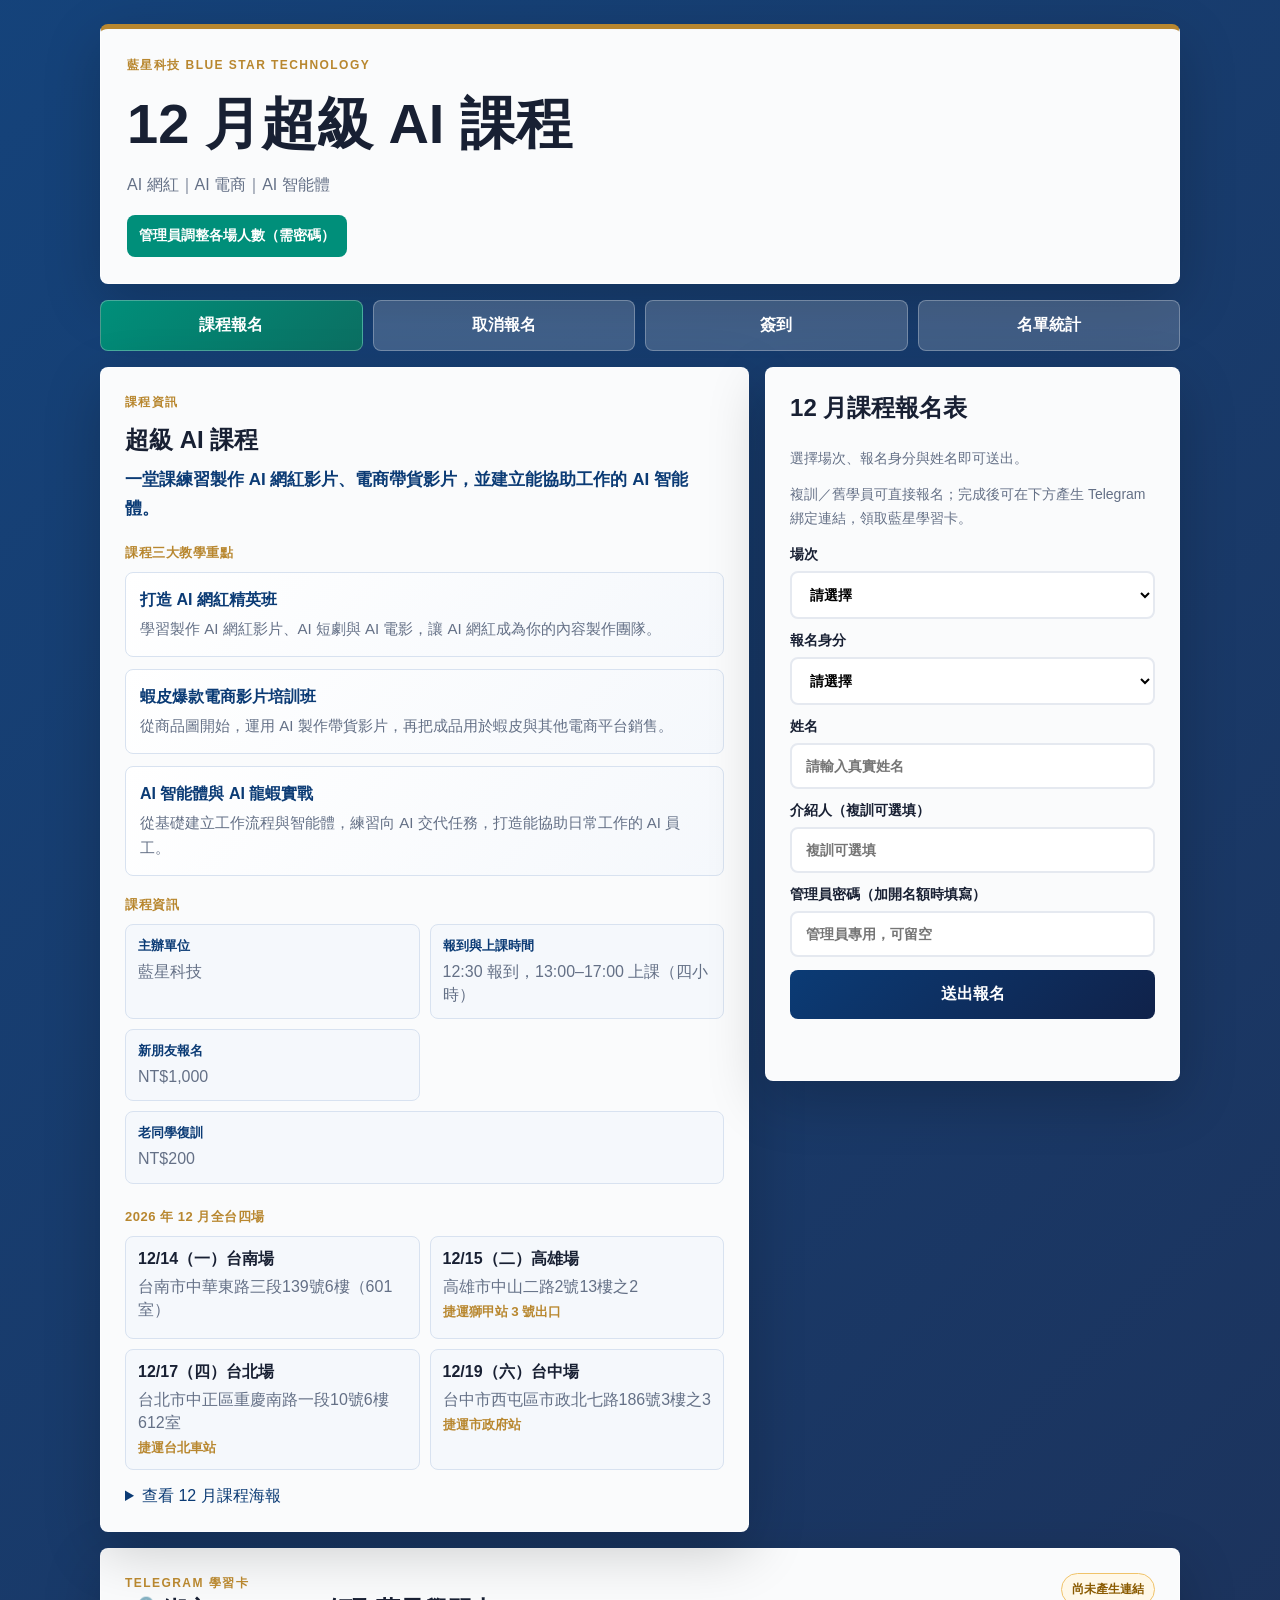
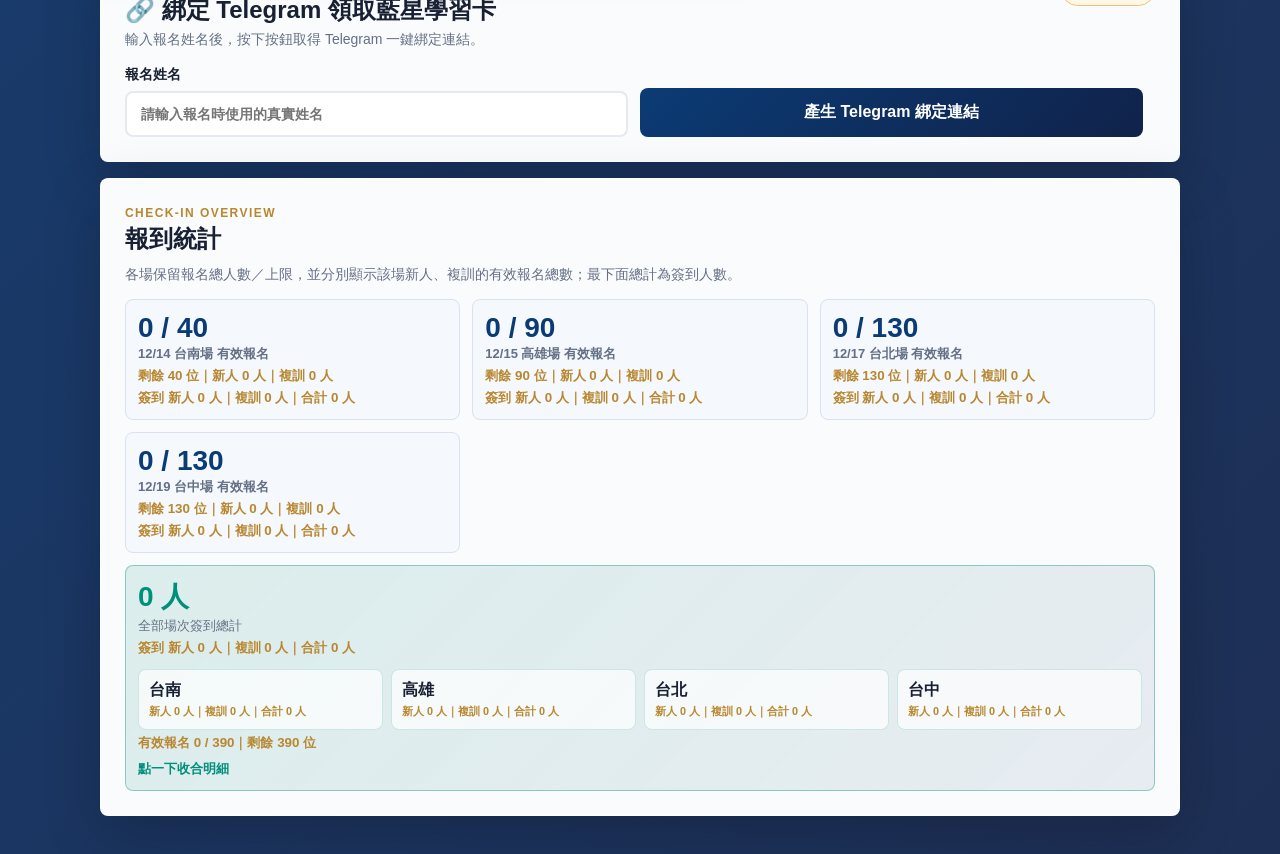
<file: index.html>
<!doctype html>
<html lang="zh-Hant">
<head>
  <meta charset="utf-8">
  <meta name="viewport" content="width=device-width, initial-scale=1, viewport-fit=cover">
  <title>12 月超級 AI 課程｜藍星科技</title>
  <meta name="description" content="2026 年 12 月藍星科技超級 AI 課程。台南、高雄、台北、台中四場，12:30 報到，13:00–17:00 上課。">
  <link rel="stylesheet" href="./styles.css?v=2026112301">
</head>
<body>
  <main class="app">
    <section class="hero">
      <p class="eyebrow">藍星科技 Blue Star Technology</p>
      <h1>12 月超級 AI 課程</h1>
      <p>AI 網紅｜AI 電商｜AI 智能體</p>
      <a class="sheet-link" href="./staff.html?v=2026112301">管理員調整各場人數（需密碼）</a>
    </section>

    <nav class="tabs" aria-label="功能選單">
      <button class="tab active" type="button" data-view="register">課程報名</button>
      <button class="tab" type="button" data-view="cancel">取消報名</button>
      <button class="tab" type="button" data-view="checkin">簽到</button>
      <button class="tab" type="button" data-view="roster">名單統計</button>
    </nav>

    <section class="view active" id="register">
      <div class="grid">
        <article class="panel course">
          <p class="eyebrow">課程資訊</p>
          <h2>超級 AI 課程</h2>
          <p class="course-lead">一堂課練習製作 AI 網紅影片、電商帶貨影片，並建立能協助工作的 AI 智能體。</p>
          <h3 class="section-label">課程三大教學重點</h3>
          <ul class="benefits">
            <li><strong>打造 AI 網紅精英班</strong><span>學習製作 AI 網紅影片、AI 短劇與 AI 電影，讓 AI 網紅成為你的內容製作團隊。</span></li>
            <li><strong>蝦皮爆款電商影片培訓班</strong><span>從商品圖開始，運用 AI 製作帶貨影片，再把成品用於蝦皮與其他電商平台銷售。</span></li>
            <li><strong>AI 智能體與 AI 龍蝦實戰</strong><span>從基礎建立工作流程與智能體，練習向 AI 交代任務，打造能協助日常工作的 AI 員工。</span></li>
          </ul>
          <h3 class="section-label">課程資訊</h3>
          <div class="course-meta">
            <div><strong>主辦單位</strong><span>藍星科技</span></div>
            <div><strong>報到與上課時間</strong><span>12:30 報到，13:00–17:00 上課（四小時）</span></div>
            <div><strong>新朋友報名</strong><span>NT$1,000</span></div>
            <div><strong>老同學復訓</strong><span>NT$200</span></div>
          </div>
          <h3 class="section-label session-heading">2026 年 12 月全台四場</h3>
          <div class="session-list" id="sessionList"></div>
          <details class="course-poster">
            <summary>查看 12 月課程海報</summary>
            <a href="./december-course.jpg" target="_blank" rel="noopener"><img src="./december-course.jpg" alt="藍星科技 12 月超級 AI 課程海報，包含四場地址、時間與費用" width="941" height="1672" loading="lazy"></a>
          </details>
        </article>

        <form class="panel form register-form" id="registerForm">
          <h2>12 月課程報名表</h2>
          <p class="form-intro">選擇場次、報名身分與姓名即可送出。</p>
          <p class="form-hint">複訓／舊學員可直接報名；完成後可在下方產生 Telegram 綁定連結，領取藍星學習卡。</p>
          <label>場次<select name="session" required></select></label>
          <label>報名身分
            <select name="participantType" required>
              <option value="">請選擇</option>
              <option value="新人">新人</option>
              <option value="複訓">複訓／舊學員</option>
            </select>
          </label>
          <label>姓名<input name="name" required autocomplete="name" placeholder="請輸入真實姓名"></label>
          <label id="introducerLabel">介紹人<input name="introducer" placeholder="新人必填，複訓選填"></label>
          <label>管理員密碼（加開名額時填寫）<input name="adminPin" type="password" inputmode="numeric" maxlength="4" autocomplete="off" placeholder="管理員專用，可留空"></label>
          <button type="submit">送出報名</button>
          <p class="message" id="registerMessage" aria-live="polite"></p>
        </form>
      </div>

      <section class="panel line-binding-panel" id="lineBindingPanel" aria-labelledby="lineBindingTitle">
        <div class="line-binding-head">
          <div>
            <p class="eyebrow">Telegram 學習卡</p>
            <h2 id="lineBindingTitle">🔗 綁定 Telegram 領取藍星學習卡</h2>
            <p id="lineBindingStatus" class="form-hint">輸入報名時使用的真實姓名，產生 Telegram 一鍵綁定連結。</p>
          </div>
          <span class="line-status-badge" id="lineStatusBadge">尚未產生連結</span>
        </div>
        <div id="lineBindingFormWrap">
          <form class="binding-form" id="bindLearningCardForm">
            <label>報名姓名<input name="name" required autocomplete="name" placeholder="請輸入報名時使用的真實姓名"></label>
            <button type="submit">產生 Telegram 綁定連結</button>
            <p class="message" id="bindingMessage" aria-live="polite"></p>
            <p class="form-hint" id="telegramBindLinkWrap" hidden>
              <a id="telegramBindLink" href="#" target="_blank" rel="noopener">開啟 Telegram 完成綁定</a>
            </p>
          </form>
        </div>
      </section>
    </section>

    <section class="view" id="cancel">
      <form class="panel form narrow" id="cancelForm">
        <h2>取消報名</h2>
        <p class="form-hint">請填寫報名時的場次與姓名。</p>
        <label>場次<select name="session" required></select></label>
        <label>姓名<input name="name" required placeholder="請輸入報名姓名"></label>
        <label>取消原因<input name="reason" placeholder="選填"></label>
        <button type="submit" class="danger">確認取消報名</button>
        <p class="message" id="cancelMessage" aria-live="polite"></p>
      </form>
    </section>

    <section class="view" id="checkin">
      <section class="panel checkin-panel">
        <div class="quick-head">
          <div>
            <h2>簽到處</h2>
            <p>第一次成功輸入 PIN 後，這台裝置會自動記住，之後可直接選場次與姓名報到。</p>
          </div>
          <button type="button" id="quickRefresh">更新名單</button>
        </div>
        <form class="form checkin-form" id="checkinForm">
          <label>PIN<input name="pin" type="password" inputmode="numeric" maxlength="4" placeholder="第一次請輸入 PIN" required></label>
          <label>場次<select name="session" required></select></label>
          <label>姓名／搜尋<input name="name" required autocomplete="off" placeholder="請輸入或搜尋學員姓名"></label>
          <label>備註<input name="note" placeholder="選填"></label>
          <button type="submit">送出簽到</button>
          <p class="message" id="checkinMessage" aria-live="polite"></p>
        </form>

        <section class="success inline-success" id="successBox" hidden>
          <div class="ok">✓</div>
          <h2>報到成功</h2>
          <p id="successText"></p>
          <button type="button" id="replayVoice">播放語音</button>
        </section>

        <div class="undo-checkin" id="undoCheckinBox" hidden>
          <span id="undoCheckinText">上一筆報到可返回</span>
          <div class="undo-actions">
            <button type="button" id="quickReplayVoice">播放語音</button>
            <button type="button" class="danger" id="undoCheckin">返回上一筆報到</button>
          </div>
        </div>
        <p class="message" id="quickMessage" aria-live="polite"></p>
        <div class="quick-list" id="quickList"></div>
      </section>
    </section>

    <section class="view" id="roster">
      <div class="panel">
        <div class="roster-head">
          <div>
            <h2>12 月報名與簽到名單</h2>
            <p class="sheet-note">本頁顯示 12 月四場紀錄。7–11 月歷史名單已另行封存。</p>
          </div>
          <div class="roster-actions">
            <a class="sheet-link" id="sheetLink" href="#" target="_blank" rel="noopener">開啟 Google Sheet</a>
            <button type="button" id="refreshRoster">更新</button>
          </div>
        </div>
        <div class="roster" id="rosterList"></div>
      </div>
    </section>

    <section class="bottom-stats panel" aria-label="報到統計">
      <div class="bottom-stats-head">
        <div>
          <p class="eyebrow">Check-in Overview</p>
          <h2>報到統計</h2>
        </div>
      </div>
      <p class="stats-hint">各場保留報名總人數／上限，並分別顯示該場新人、複訓的有效報名總數；最下面總計為簽到人數。</p>
      <div class="stats" id="stats" aria-live="polite"></div>
    </section>

    <div class="modal" id="appModal" role="dialog" aria-modal="true" aria-labelledby="modalTitle" hidden>
      <div class="modal-backdrop" data-close-modal></div>
      <section class="modal-card" tabindex="-1">
        <button class="modal-close" type="button" aria-label="關閉彈窗" data-close-modal>×</button>
        <div class="ok modal-ok">✓</div>
        <h2 id="modalTitle">已報名成功</h2>
        <p id="modalMessage"></p>
        <div class="modal-body" id="modalBody"></div>
        <button type="button" class="modal-action" data-close-modal>關閉</button>
      </section>
    </div>
  </main>
  <script src="./script.js?v=2026112301"></script>
</body>
</html>
</file>
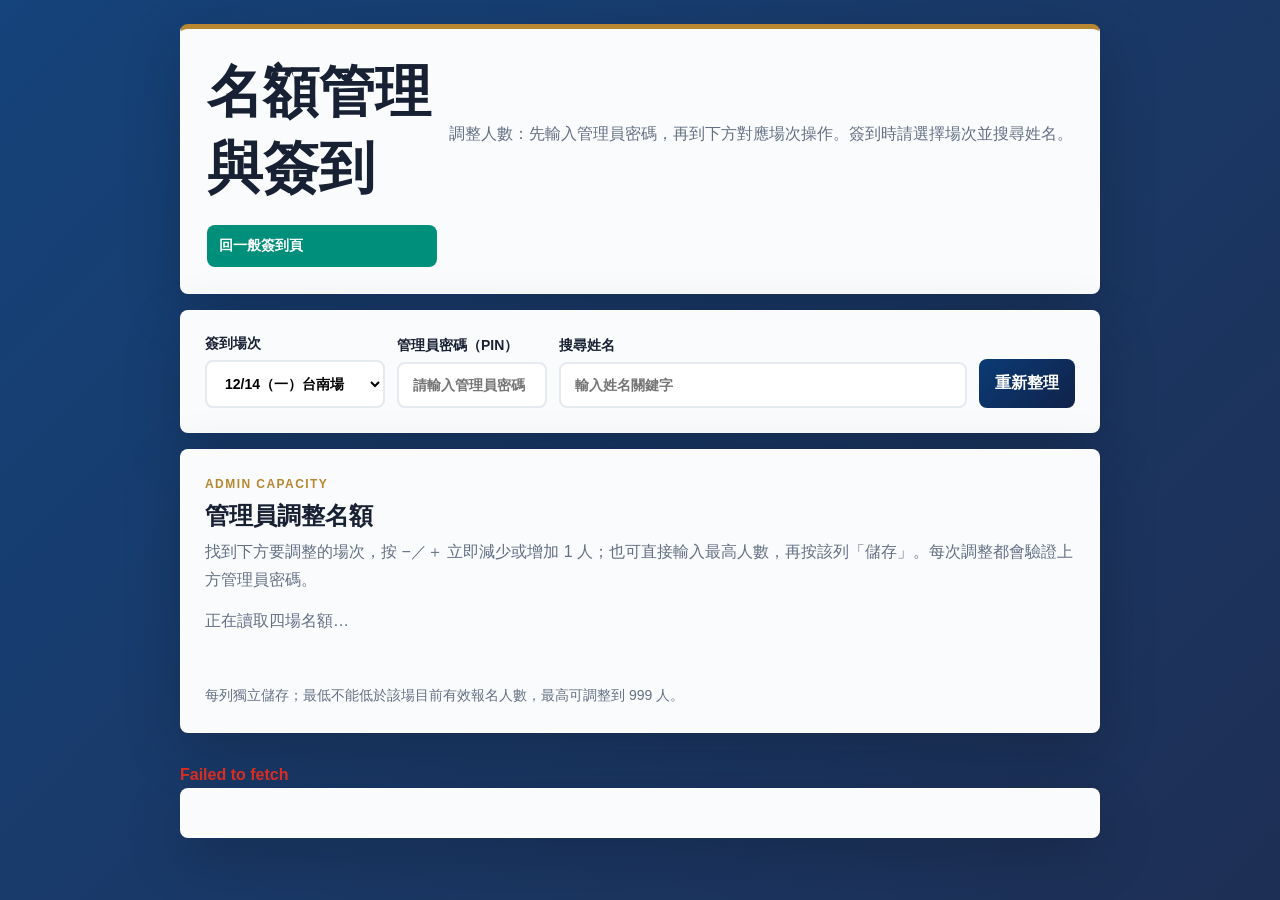
<file: staff.html>
<!doctype html>
<html lang="zh-Hant">
<head>
  <meta charset="utf-8">
  <meta name="viewport" content="width=device-width, initial-scale=1, viewport-fit=cover">
  <title>藍星科技 12 月超級 AI 課程｜名額管理與簽到</title>
  <meta name="description" content="藍星科技12 月超級 AI 課程場次工作人員快速簽到頁。">
  <link rel="stylesheet" href="./styles.css?v=2026112301">
</head>
<body>
  <main class="app staff-app">
    <section class="hero staff-hero">
      <h1>名額管理與簽到</h1>
      <p>調整人數：先輸入管理員密碼，再到下方對應場次操作。簽到時請選擇場次並搜尋姓名。</p>
      <a class="sheet-link" href="./index.html">回一般簽到頁</a>
    </section>

    <section class="panel staff-toolbar">
      <label>簽到場次
        <select id="staffSession">
          <option value="12/14 台南場">12/14（一）台南場</option>
          <option value="12/15 高雄場">12/15（二）高雄場</option>
          <option value="12/17 台北場">12/17（四）台北場</option>
          <option value="12/19 台中場">12/19（六）台中場</option>
        </select>
      </label>
      <label>管理員密碼（PIN）
        <input id="staffPin" type="password" inputmode="numeric" maxlength="4" autocomplete="current-password" placeholder="請輸入管理員密碼">
      </label>
      <label>搜尋姓名
        <input id="staffSearch" autocomplete="off" placeholder="輸入姓名關鍵字">
      </label>
      <button id="staffRefresh" type="button">重新整理</button>
    </section>

    <section class="panel capacity-panel" aria-labelledby="capacityTitle">
      <div class="capacity-head">
        <div>
          <p class="eyebrow">Admin Capacity</p>
          <h2 id="capacityTitle">管理員調整名額</h2>
          <p>找到下方要調整的場次，按 −／＋ 立即減少或增加 1 人；也可直接輸入最高人數，再按該列「儲存」。每次調整都會驗證上方管理員密碼。</p>
        </div>
      </div>
      <div class="capacity-rows" id="capacityRows"><p>正在讀取四場名額…</p></div>
      <p class="message" id="capacityMessage" aria-live="polite"></p>
      <p class="form-hint capacity-hint">每列獨立儲存；最低不能低於該場目前有效報名人數，最高可調整到 999 人。</p>
    </section>

    <section class="stats staff-stats" id="staffStats"></section>
    <p class="message" id="staffMessage" aria-live="polite"></p>
    <section class="panel staff-list" id="staffList"></section>
  </main>

  <script src="./staff.js?v=2026112301"></script>
</body>
</html>
</file>
<file: styles.css>
:root {
  color-scheme: light;
  --ink: #182033;
  --muted: #647086;
  --line: #d8e2f0;
  --blue: #0b3b75;
  --blue-2: #10224a;
  --green: #008f7a;
  --gold: #b8872f;
  --soft: #f5f8fc;
}

* { box-sizing: border-box; }
html, body { margin: 0; min-height: 100%; }
body {
  font-family: "Microsoft JhengHei", "PingFang TC", "Segoe UI", sans-serif;
  color: var(--ink);
  background: linear-gradient(135deg, rgba(11,59,117,.96), rgba(16,34,74,.94));
}
body.modal-open { overflow: hidden; }
.app {
  width: min(1080px, calc(100% - 28px));
  margin: 0 auto;
  padding: 24px 0 38px;
}
.hero, .panel {
  background: rgba(255,255,255,.98);
  border: 1px solid rgba(255,255,255,.7);
  border-radius: 8px;
  box-shadow: 0 18px 58px rgba(0,0,0,.2);
}
.hero {
  padding: 26px;
  border-top: 5px solid var(--gold);
}
.eyebrow {
  color: var(--gold);
  font-size: 12px;
  font-weight: 900;
  letter-spacing: .12em;
  text-transform: uppercase;
}
h1, h2, p { margin-top: 0; }
h1 { font-size: clamp(32px, 6vw, 56px); margin-bottom: 8px; letter-spacing: 0; }
h2 { font-size: 24px; margin-bottom: 14px; }
h3 { margin-top: 0; }
p { color: var(--muted); line-height: 1.7; }
.tabs {
  display: grid;
  grid-template-columns: repeat(4, 1fr);
  gap: 10px;
  margin: 16px 0;
}
button {
  border: 0;
  border-radius: 8px;
  background: linear-gradient(135deg, var(--blue), var(--blue-2));
  color: white;
  cursor: pointer;
  font: inherit;
  font-weight: 900;
  padding: 14px 16px;
}
button:disabled { opacity: .55; cursor: wait; }
button.danger { background: linear-gradient(135deg, #b42318, #7a271a); }
.tab { background: rgba(255,255,255,.18); border: 1px solid rgba(255,255,255,.28); }
.tab.active { background: linear-gradient(135deg, var(--green), #0b6f62); }
.view { display: none; }
.view.active { display: block; }
.grid {
  display: grid;
  grid-template-columns: minmax(0, 1.22fr) minmax(320px, .78fr);
  gap: 16px;
  align-items: start;
}
.panel { padding: 24px; }
.course-lead {
  max-width: 60ch;
  margin: -4px 0 20px;
  font-size: 17px;
  color: var(--blue);
  font-weight: 700;
}
.section-label {
  margin: 20px 0 10px;
  color: var(--gold);
  font-size: 13px;
  letter-spacing: .04em;
}
.session-heading { margin-top: 24px; }
.benefits {
  display: grid;
  gap: 12px;
  padding: 0;
  margin: 0 0 18px;
  line-height: 1.65;
  list-style: none;
}
.benefits li {
  display: block;
  padding: 14px;
  border: 1px solid var(--line);
  border-radius: 8px;
  background: linear-gradient(135deg, #ffffff, var(--soft));
  font-size: 15px;
  line-height: 1.65;
}
.benefits strong {
  display: block;
  margin-bottom: 4px;
  color: var(--blue);
  font-size: 16px;
}
.benefits span { color: var(--muted); }
.benefit-icon {
  display: grid;
  width: 46px;
  height: 46px;
  place-items: center;
  border-radius: 12px;
  background: #eaf2ff;
  font-size: 25px;
}
.course-meta {
  display: grid;
  grid-template-columns: repeat(2, minmax(0, 1fr));
  gap: 10px;
}
.course-meta > div:last-child { grid-column: 1 / -1; }
.course-meta div, .session-list div, .stat, .roster-card {
  border: 1px solid var(--line);
  border-radius: 8px;
  background: var(--soft);
  padding: 12px;
}
.course-meta strong, .course-meta span, .session-list strong, .session-list span, .session-list small {
  display: block;
}
.course-meta strong { color: var(--blue); font-size: 13px; }
.course-meta span, .session-list span { color: var(--muted); margin-top: 5px; line-height: 1.45; }
.session-list {
  display: grid;
  grid-template-columns: repeat(2, minmax(0, 1fr));
  gap: 10px;
  margin-top: 0;
}
.session-list small { color: var(--gold); margin-top: 5px; font-weight: 900; }
.form { display: grid; gap: 13px; }
.register-form { position: sticky; top: 18px; }
.form-intro { margin: -4px 0 4px; font-size: 14px; }
.line-binding-panel { margin-top: 16px; }
.line-binding-head {
  display: flex;
  align-items: flex-start;
  justify-content: space-between;
  gap: 16px;
  margin-bottom: 14px;
}
.line-binding-head h2 { margin-bottom: 6px; }
.line-binding-head p { margin-bottom: 0; }
.line-status-badge {
  flex: 0 0 auto;
  border: 1px solid #f0c36a;
  border-radius: 999px;
  padding: 7px 10px;
  color: #8a5a00;
  background: #fff8e8;
  font-size: 12px;
  font-weight: 900;
  white-space: nowrap;
}
.line-status-badge.connected {
  border-color: #9adbc8;
  color: #08745f;
  background: #edfff8;
}
.binding-form {
  display: grid;
  grid-template-columns: minmax(0, 1fr) minmax(0, 1fr) auto;
  align-items: end;
  gap: 12px;
}
.binding-form button { min-height: 49px; }
.narrow { max-width: 520px; margin: 0 auto; }
label { display: grid; gap: 7px; font-weight: 900; font-size: 14px; }
input, select {
  width: 100%;
  border: 2px solid #e5e9f0;
  border-radius: 8px;
  padding: 13px 14px;
  font: inherit;
  background: white;
}
input:focus, select:focus { outline: none; border-color: var(--blue); }
.message { min-height: 24px; margin: 0; font-weight: 900; }
.message.ok { color: var(--green); }
.message.err { color: #d92d20; }
.form-hint {
  margin: -4px 0 2px;
  font-size: 14px;
}
.success {
  max-width: 520px;
  margin: 16px auto 0;
  text-align: center;
}
.inline-success {
  max-width: none;
  margin: 14px 0;
  padding: 16px;
  border: 1px solid #b8ead7;
  border-radius: 8px;
  background: #f0fff9;
}
.inline-success .ok {
  width: 54px;
  height: 54px;
  font-size: 34px;
}
.inline-success h2 {
  margin-bottom: 6px;
}
.inline-success p {
  margin-bottom: 12px;
}
.ok {
  width: 74px;
  height: 74px;
  border-radius: 50%;
  display: grid;
  place-items: center;
  margin: 0 auto 14px;
  background: #e8fff7;
  color: var(--green);
  font-size: 46px;
  font-weight: 900;
}
.roster-head, .bottom-stats-head {
  display: flex;
  align-items: center;
  justify-content: space-between;
  gap: 12px;
  margin-bottom: 12px;
}
.roster-actions {
  display: flex;
  align-items: center;
  justify-content: flex-end;
  gap: 8px;
  flex-wrap: wrap;
}
.sheet-link {
  display: inline-flex;
  align-items: center;
  min-height: 42px;
  border-radius: 8px;
  padding: 10px 12px;
  background: var(--green);
  color: #fff;
  text-decoration: none;
  font-size: 14px;
  font-weight: 900;
}
.sheet-note { margin: -6px 0 0; font-size: 13px; }
.roster, .stats {
  display: grid;
  grid-template-columns: repeat(3, 1fr);
  gap: 12px;
}
.roster-card { padding: 14px; }
.roster-card h3 { margin: 0 0 10px; }
.person {
  padding: 9px 0;
  border-top: 1px solid #e5edf8;
  font-size: 14px;
}
.person span {
  margin-left: 8px;
  color: var(--green);
  font-weight: 900;
}
.person em {
  display: inline-flex;
  max-width: 100%;
  margin-left: 8px;
  padding: 2px 7px;
  border-radius: 999px;
  background: #e8f1ff;
  color: var(--blue);
  font-size: 12px;
  font-style: normal;
  font-weight: 900;
  overflow-wrap: anywhere;
  vertical-align: middle;
  white-space: normal;
}
.person small { display: block; color: var(--muted); margin-top: 3px; }
.person.cancelled {
  opacity: .68;
}
.person.cancelled strong {
  text-decoration: line-through;
}
.person.cancelled span {
  color: #b42318;
}
.stat strong { display: block; font-size: 28px; color: var(--blue); }
.stat span { font-size: 13px; color: var(--muted); }
.stat small { display: block; margin-top: 4px; color: var(--gold); font-weight: 900; }
.stat-button {
  width: 100%;
  text-align: left;
  background: var(--soft);
  color: var(--ink);
  cursor: pointer;
  transition: transform .16s ease, box-shadow .16s ease, border-color .16s ease;
}
.stat-button:hover,
.stat-button:focus-visible {
  transform: translateY(-2px);
  border-color: rgba(0,143,122,.45);
  box-shadow: 0 10px 24px rgba(0,0,0,.12);
  outline: none;
}
.stat-total {
  grid-column: 1 / -1;
  background: linear-gradient(135deg, rgba(0,143,122,.12), rgba(11,59,117,.08));
  border-color: rgba(0,143,122,.38);
}
.stat-total strong { color: var(--green); }
.stat-total-toggle {
  width: 100%;
  color: var(--ink);
  text-align: left;
  cursor: pointer;
  transition: transform .16s ease, box-shadow .16s ease, border-color .16s ease;
}
.stat-total-toggle:hover,
.stat-total-toggle:focus-visible {
  transform: translateY(-2px);
  border-color: rgba(0,143,122,.56);
  box-shadow: 0 10px 24px rgba(0,0,0,.12);
  outline: none;
}
.stat-total-toggle .stat-total-action {
  display: inline-flex;
  margin-top: 8px;
  color: var(--green);
  font-weight: 900;
}
.checkin-stats-collapsed .stat-total-toggle .stat-total-action {
  color: var(--gold);
}
.toggle-checkin-stats {
  min-height: 42px;
  padding: 10px 12px;
  border-radius: 8px;
  background: var(--green);
  color: #fff;
  font-size: 14px;
  font-weight: 900;
  white-space: nowrap;
}
.checkin-stats-collapsed .checkin-breakdown {
  display: none;
}
.city-checkin-grid {
  display: grid;
  grid-template-columns: repeat(4, minmax(0, 1fr));
  gap: 8px;
  margin-top: 12px;
}
.city-checkin-item {
  display: block;
  padding: 10px;
  border: 1px solid rgba(0,143,122,.18);
  border-radius: 8px;
  background: rgba(255,255,255,.7);
}
.city-checkin-item strong {
  font-size: 16px;
  color: var(--ink);
}
.city-checkin-item small {
  color: var(--gold);
}
.bottom-stats { margin-top: 16px; }
.bottom-stats-head h2, .bottom-stats-head p { margin-bottom: 0; }
.stats-hint {
  margin: -4px 0 12px;
  font-size: 14px;
}
.modal[hidden] { display: none; }
.modal {
  position: fixed;
  inset: 0;
  z-index: 50;
  display: grid;
  place-items: center;
  padding: 18px;
}
.modal-backdrop {
  position: absolute;
  inset: 0;
  background: rgba(11, 21, 40, .68);
  backdrop-filter: blur(6px);
}
.modal-card {
  position: relative;
  z-index: 1;
  width: min(560px, 100%);
  max-height: min(84vh, 720px);
  overflow: auto;
  padding: 26px;
  text-align: center;
  background: #fff;
  border-radius: 12px;
  box-shadow: 0 24px 80px rgba(0,0,0,.36);
}
.modal-close {
  position: absolute;
  top: 10px;
  right: 10px;
  width: 38px;
  height: 38px;
  padding: 0;
  border-radius: 999px;
  background: #eef3f8;
  color: var(--ink);
  font-size: 24px;
  line-height: 1;
}
.modal-ok {
  width: 64px;
  height: 64px;
  font-size: 40px;
}
.modal-card h2 {
  margin-bottom: 8px;
}
.modal-card p {
  margin-bottom: 14px;
}
.modal-body {
  text-align: left;
}
.modal-list {
  display: grid;
  gap: 8px;
  margin: 16px 0 4px;
}
.modal-person {
  padding: 12px;
  border: 1px solid var(--line);
  border-radius: 8px;
  background: var(--soft);
}
.modal-person strong,
.modal-person span,
.modal-person small {
  display: block;
}
.modal-person span {
  margin-top: 4px;
  color: var(--green);
  font-size: 14px;
  font-weight: 900;
}
.modal-person small {
  margin-top: 3px;
  color: var(--muted);
  font-size: 12px;
}
.modal-empty {
  text-align: center;
}
.modal-action {
  margin-top: 16px;
  min-width: 132px;
}
.staff-app {
  max-width: 920px;
}
.staff-hero {
  display: grid;
  grid-template-columns: minmax(0, 1fr) auto;
  align-items: center;
  gap: 12px;
}
.staff-hero h1 {
  margin-bottom: 6px;
}
.staff-hero p {
  margin-bottom: 0;
}
.staff-toolbar {
  display: grid;
  grid-template-columns: 180px 150px minmax(220px, 1fr) auto;
  align-items: end;
  gap: 12px;
  margin: 16px 0;
}
.capacity-panel {
  margin: 16px 0;
}
.capacity-head h2,
.capacity-head p {
  margin-bottom: 6px;
}
.capacity-head p:last-child {
  margin-bottom: 0;
}
.capacity-rows {
  display: grid;
  gap: 10px;
  margin-top: 14px;
}
.capacity-row {
  display: grid;
  grid-template-columns: minmax(0, 1fr) auto;
  align-items: end;
  gap: 12px;
  padding: 12px;
  border: 1px solid var(--line);
  border-radius: 8px;
  background: var(--soft);
}
.capacity-row.busy {
  opacity: .72;
}
.capacity-row-info strong,
.capacity-row-info span,
.capacity-row-info small {
  display: block;
}
.capacity-row-info span {
  margin-top: 4px;
  color: var(--muted);
}
.capacity-row-info small {
  margin-top: 5px;
  color: var(--muted);
  font-size: 12px;
}
.capacity-row-controls {
  display: grid;
  grid-template-columns: 44px 132px 44px auto;
  align-items: end;
  gap: 8px;
}
.capacity-row-controls > button {
  min-height: 46px;
  padding: 8px;
  font-size: 22px;
  line-height: 1;
}
.capacity-row-controls label span {
  display: block;
  margin-bottom: 5px;
  color: var(--muted);
  font-size: 12px;
}
.capacity-row-controls input {
  width: 100%;
  text-align: center;
}
.capacity-row-controls .capacity-save {
  padding-inline: 14px;
  font-size: 15px;
}
.capacity-hint {
  margin: 10px 0 0;
}
.staff-stats {
  margin-bottom: 12px;
}
.staff-list {
  display: grid;
  gap: 8px;
}
.staff-row {
  display: grid;
  grid-template-columns: minmax(0, 1fr) 104px;
  align-items: center;
  gap: 12px;
  padding: 12px;
  border: 1px solid var(--line);
  border-radius: 8px;
  background: var(--soft);
}
.staff-row strong,
.staff-row span {
  display: block;
}
.staff-row span {
  margin-top: 4px;
  color: var(--muted);
  font-size: 13px;
}
.staff-row.done {
  background: #eefaf6;
}
.staff-row.done strong {
  color: var(--green);
}
.staff-row button {
  min-height: 44px;
  padding: 10px 12px;
}
.quick-checkin,
.checkin-panel {
  max-width: 860px;
  margin: 0 auto;
}
.quick-head {
  display: flex;
  align-items: center;
  justify-content: space-between;
  gap: 12px;
  margin-bottom: 12px;
}
.quick-head h2,
.quick-head p {
  margin-bottom: 0;
}
.quick-controls {
  display: grid;
  grid-template-columns: 220px minmax(220px, 1fr);
  gap: 12px;
  margin-bottom: 12px;
}
.checkin-form {
  grid-template-columns: 150px minmax(180px, 1fr) minmax(220px, 1.3fr);
  align-items: end;
  margin-bottom: 12px;
}
.checkin-form label:nth-of-type(4),
.checkin-form .message {
  grid-column: 1 / -1;
}
.checkin-form button {
  min-height: 50px;
}
.quick-list {
  display: grid;
  gap: 8px;
  max-height: 560px;
  overflow: auto;
  padding-right: 3px;
}
.undo-checkin {
  display: flex;
  align-items: center;
  justify-content: space-between;
  gap: 12px;
  margin: 6px 0 12px;
  padding: 12px;
  border: 1px solid #ffd3c8;
  border-radius: 8px;
  background: #fff4f0;
}
.undo-checkin span {
  color: #7a271a;
  font-weight: 900;
}
.undo-checkin button {
  min-height: 42px;
  padding: 10px 12px;
}
.undo-actions {
  display: flex;
  align-items: center;
  gap: 8px;
}

@media (max-width: 760px) {
  .app { width: min(100% - 22px, 1080px); padding-top: 12px; }
  .grid, .course-meta, .roster, .stats { grid-template-columns: 1fr; }
  .session-list { grid-template-columns: 1fr; }
  .course-meta > div:last-child { grid-column: auto; }
  .register-form { position: static; }
  .line-binding-head { display: block; }
  .line-status-badge { display: inline-block; margin-top: 10px; }
  .binding-form { grid-template-columns: 1fr; }
  .city-checkin-grid { grid-template-columns: 1fr; }
  .toggle-checkin-stats { width: 100%; }
  .panel, .hero { padding: 18px; }
  .tabs { grid-template-columns: repeat(2, 1fr); gap: 6px; }
  .tab { padding: 12px 8px; }
  h1 { font-size: 34px; }
  .roster-head, .bottom-stats-head { align-items: flex-start; flex-direction: column; }
  .staff-hero,
  .staff-toolbar,
  .capacity-row,
  .staff-row {
    grid-template-columns: 1fr;
  }
  .capacity-row-controls {
    grid-template-columns: 44px minmax(0, 1fr) 44px auto;
  }
  .staff-row button {
    width: 100%;
  }
  .quick-head {
    align-items: stretch;
    flex-direction: column;
  }
  .quick-controls,
  .checkin-form {
    grid-template-columns: 1fr;
  }
  .checkin-form label:nth-of-type(4),
  .checkin-form .message {
    grid-column: auto;
  }
  .undo-checkin {
    align-items: stretch;
    flex-direction: column;
  }
  .undo-actions {
    align-items: stretch;
    flex-direction: column;
  }
}
.course-poster { margin-top: 1rem; }
.course-poster summary { cursor: pointer; color: var(--blue); }
.course-poster img { display: block; width: 100%; max-width: 32rem; height: auto; margin-top: .75rem; }
</file>
